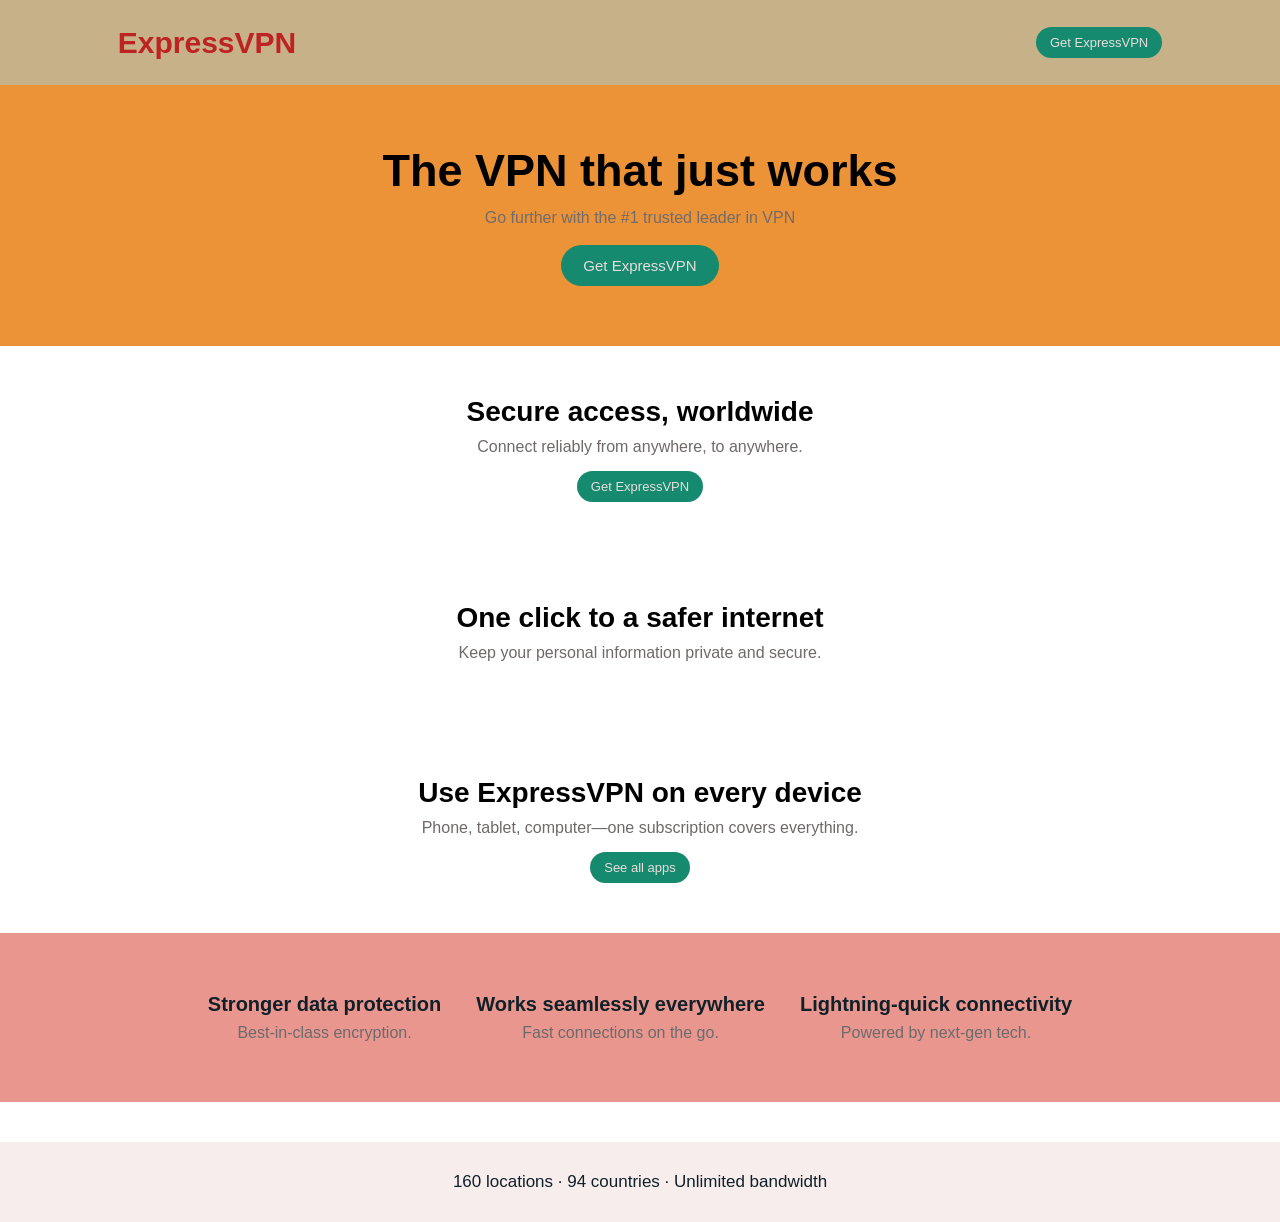
<file: index.html>
<!DOCTYPE html>
<html lang="en">
<head>
  <meta charset="UTF-8">
  <meta name="viewport" content="width=device-width, initial-scale=1.0">
  <title>ExpressVPN</title>
  <link rel="stylesheet" href="style.css">
</head>
<body>

  <header>
    <nav>
      <div class="logo">ExpressVPN</div>
      <a href="#" class="btn small">Get ExpressVPN</a>
    </nav>
  </header>

  <section class="hero">
    <h1>The VPN that just works</h1>
    <p>Go further with the #1 trusted leader in VPN</p>
    <a href="#" class="btn">Get ExpressVPN</a>
  </section>

  <section class="section">
    <div class="box">
      <h2>Secure access, worldwide</h2>
      <p>Connect reliably from anywhere, to anywhere.</p>
      <a href="#" class="btn small">Get ExpressVPN</a>
    </div>
  </section>

  <section class="section">
    <div class="box">
      <h2>One click to a safer internet</h2>
      <p>Keep your personal information private and secure.</p>
    </div>
  </section>

  <section class="section">
    <div class="box">
      <h2>Use ExpressVPN on every device</h2>
      <p>Phone, tablet, computer—one subscription covers everything.</p>
      <a href="#" class="btn small">See all apps</a>
    </div>
  </section>

  <section class="benefits">
    <div class="benefit">
      <h3>Stronger data protection</h3>
      <p>Best-in-class encryption.</p>
    </div>
    <div class="benefit">
      <h3>Works seamlessly everywhere</h3>
      <p>Fast connections on the go.</p>
    </div>
    <div class="benefit">
      <h3>Lightning-quick connectivity</h3>
      <p>Powered by next-gen tech.</p>
    </div>
  </section>

  <footer>
    <p>160 locations · 94 countries · Unlimited bandwidth</p>
  </footer>

</body>
</html>
</file>
<file: style.css>
* {
  margin: 0;
  padding: 0;
  box-sizing: border-box;
  font-family: Arial, sans-serif;
}

header {
  background: #bca271d5;
  padding: 2% 2%;
}

nav {
  display: flex;
  justify-content: space-between;
  width: 85%;
  margin: auto;
  align-items: center;
}

.logo {
  color: #be2222;
  font-size: 30px;
  font-weight: 600;
}

.btn {
  background: #168a6e;
  color: #e9dddd;
  padding: 12px 22px;
  border-radius: 50px;
  font-size: 15px;
  text-decoration: none;
  display: inline-block;
}

.btn.small {
  padding: 8px 14px;
  font-size: 13px;
}

.hero {
  text-align: center;
  padding: 60px 20px;
  background: #ec9237;
}

.hero h1 {
  font-size: 45px;
  margin-bottom: 12px;
  color: #000;
}

.hero p {
  color: #726c6c;
  margin-bottom: 18px;
}

.section {
  padding: 50px 20px;
  text-align: center;
}

.box {
  width: 70%;
  margin: auto;
}

.box h2 {
  font-size: 28px;
  margin-bottom: 10px;
  color: #000;
}

.box p {
  color: #6f6969;
  margin-bottom: 15px;
}

.benefits {
  display: flex;
  justify-content: center;
  gap: 35px;
  padding: 60px 20px;
  background: #e9968f;
  text-align: center;
}

.benefit h3 {
  margin-bottom: 8px;
  font-size: 20px;
  color: #102028;
}

.benefit p {
  color: #6b6b6b;
}

footer {
  padding: 30px;
  text-align: center;
  background: #f8eded;
  color: #102028;
  font-size: 17px;
  margin-top: 40px;
}
</file>
